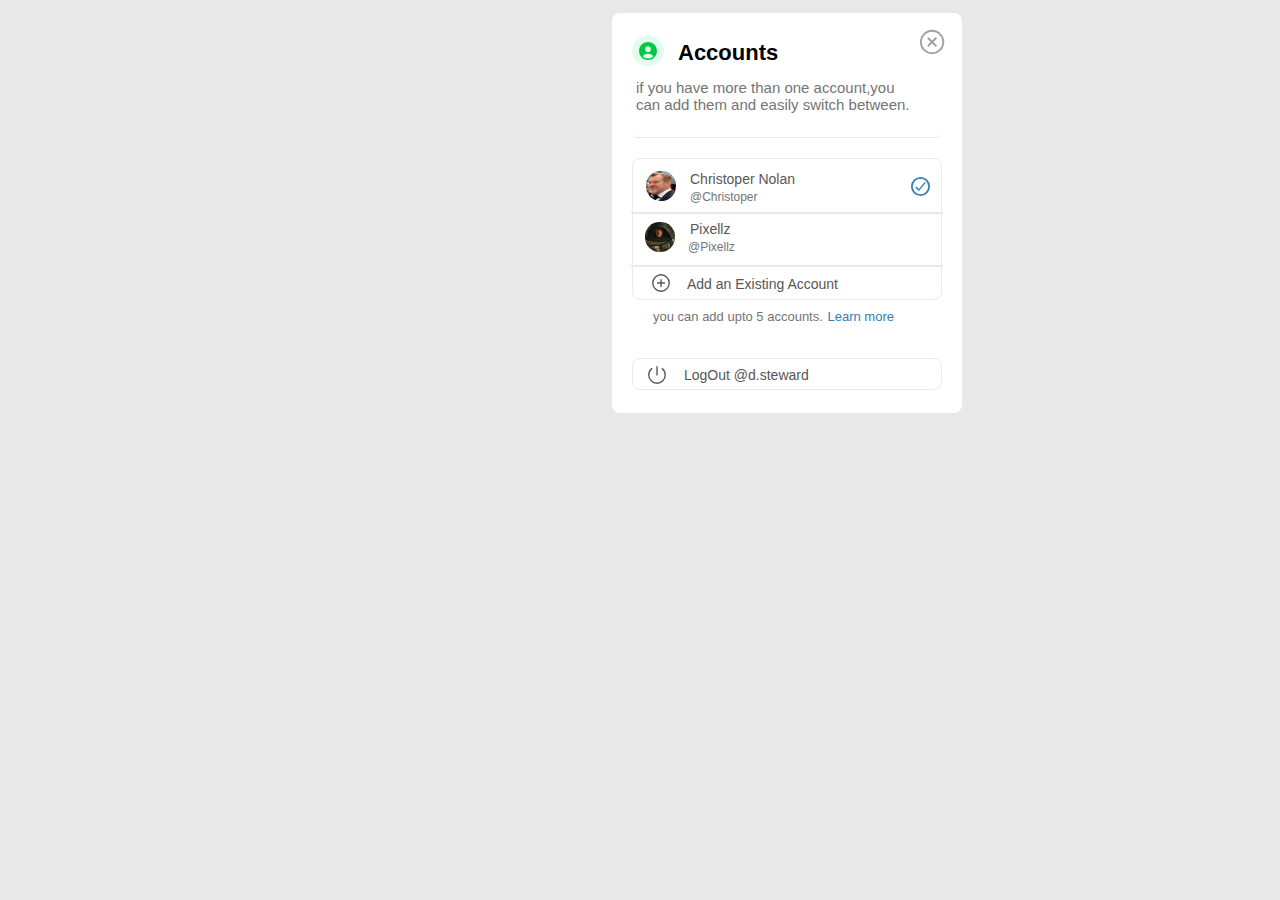
<file: 1-HTML form/index.html>
<!DOCTYPE html>
<html lang="en">

    <head>
        <meta charset="UTF-8">
        <meta http-equiv="X-UA-Compatible" content="IE=edge">
        <meta name="viewport" content="width=device-width, initial-scale=1.0">
        <link rel="stylesheet" href="index.css">
        <link rel="preconnect" href="https://fonts.googleapis.com">
        <link rel="preconnect" href="https://fonts.gstatic.com" crossorigin>
        <link href="https://fonts.googleapis.com/css2?family=Chivo+Mono:wght@200&display=swap" rel="stylesheet">
        <title>Document1</title>
    </head>

    <body>
        <style>
            @import url('https://fonts.googleapis.com/css2?family=Chivo+Mono:wght@200&display=swap');
        </style>
        <div class="acc">

            <div class="acc-head">
                <div class="head-icon">
                    <svg xmlns="http://www.w3.org/2000/svg" class="ionicon" viewBox="0 0 512 512">
                        <title>Person Circle</title>
                        <path fill="#00c847" stroke="#00c847"
                            d="M256 48C141.31 48 48 141.31 48 256s93.31 208 208 208 208-93.31 208-208S370.69 48 256 48zm-50.22 116.82C218.45 151.39 236.28 144 256 144s37.39 7.44 50.11 20.94c12.89 13.68 19.16 32.06 17.68 51.82C320.83 256 290.43 288 256 288s-64.89-32-67.79-71.25c-1.47-19.92 4.79-38.36 17.57-51.93zM256 432a175.49 175.49 0 01-126-53.22 122.91 122.91 0 0135.14-33.44C190.63 329 222.89 320 256 320s65.37 9 90.83 25.34A122.87 122.87 0 01382 378.78 175.45 175.45 0 01256 432z" />
                    </svg>

                    <label class="icon-title">Accounts</label>
                    <div class="cancel-icon">
                        <svg xmlns="http://www.w3.org/2000/svg" class="ionicon1" viewBox="0 0 512 512">
                            <title>Close Circle</title>
                            <path d="M448 256c0-106-86-192-192-192S64 150 64 256s86 192 192 192 192-86 192-192z"
                                fill="none" stroke="#a3a2a2" stroke-miterlimit="10" stroke-width="32" />
                            <path fill="none" stroke="currentColor" stroke-linecap="round" stroke-linejoin="round"
                                stroke-width="32" d="M320 320L192 192M192 320l128-128" />
                        </svg>
                    </div>
                </div>
                <div class="head-title">

                    if you have more than one account,you can add them and easily switch between.
                </div>
            </div>
            <div class="acc-list">

                <div>
                    <img class="img1" src="/1-HTML form/Christopher_Nolan_Cannes_2018.jpg" alt="avatar" />

                </div>
                <div class="list1">
                    Christoper Nolan
                    <div class="icon1">
                        <svg xmlns="http://www.w3.org/2000/svg" class="icon" viewBox="0 0 512 512">
                            <title>Checkmark Circle</title>
                            <path d="M448 256c0-106-86-192-192-192S64 150 64 256s86 192 192 192 192-86 192-192z"
                                fill="none" stroke="#3180b3" stroke-miterlimit="10" stroke-width="40" />
                            <path fill="none" stroke="currentColor" stroke-linecap="round" stroke-linejoin="round"
                                stroke-width="32" d="M352 176L217.6 336 160 272" />
                        </svg>
                    </div>
                    <div class="label1">
                        @Christoper
                    </div>
                    <div class="hr1"></div>

                </div>
                <div>
                    <img class="img2" src="/1-HTML form/images.jpeg" alt="avatar" />

                </div>
                <div class="list2">
                    Pixellz
                </div>
                <div class="label2">
                    @Pixellz
                </div>
                <div class="hr2"></div>
                <div class="list-icon">
                    <svg xmlns="http://www.w3.org/2000/svg" class="ionicon4" viewBox="0 0 512 512">
                        <title>Add Circle</title>
                        <path d="M448 256c0-106-86-192-192-192S64 150 64 256s86 192 192 192 192-86 192-192z" fill="none"
                            stroke="currentColor" stroke-miterlimit="10" stroke-width="32" />
                        <path fill="none" stroke="currentColor" stroke-linecap="round" stroke-linejoin="round"
                            stroke-width="32" d="M256 176v160M336 256H176" />
                    </svg>

                </div>
                <div class="list3">
                    Add an Existing Account
                </div>
                <div class="list-log">
                    you can add upto 5 accounts. <a href class="anchor">Learn more</a>
                </div>
            </div>


            <div class="acc-btn">
                <div class="btn-icon">
                    <svg xmlns="http://www.w3.org/2000/svg" class="ionicon5" viewBox="0 0 512 512">
                        <title>Power</title>
                        <path
                            d="M378 108a191.41 191.41 0 0170 148c0 106-86 192-192 192S64 362 64 256a192 192 0 0169-148M256 64v192"
                            fill="none" stroke="currentColor" stroke-linecap="round" stroke-linejoin="round"
                            stroke-width="32" />
                    </svg>
                </div>

                <div class="btns">
                    LogOut @d.steward
                </div>


            </div>

    </body>

</html>
</file>
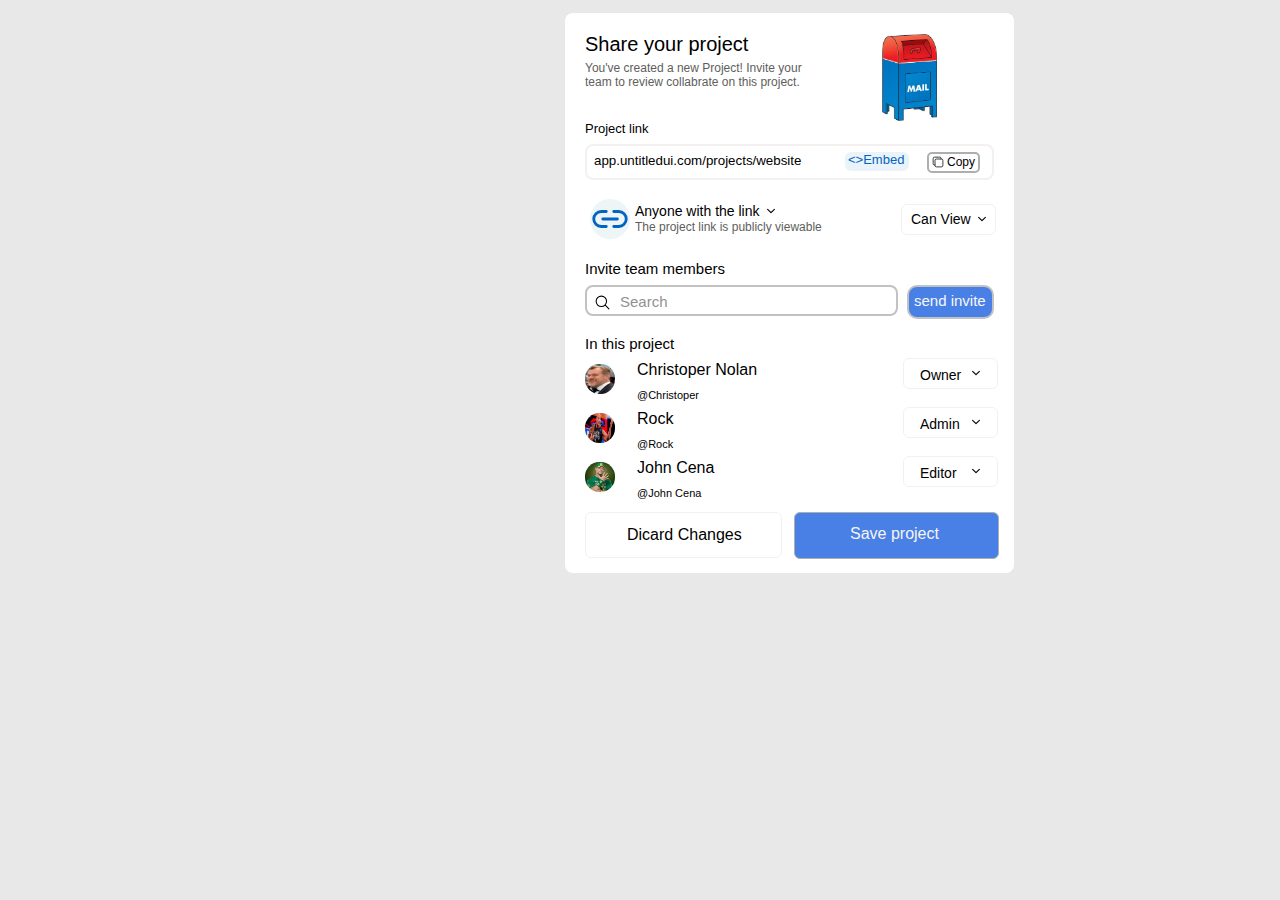
<file: 2-HTML form/index.html>
<!DOCTYPE html>
<html lang="en">

    <head>
        <meta charset="UTF-8">
        <meta http-equiv="X-UA-Compatible" content="IE=edge">
        <meta name="viewport" content="width=device-width, initial-scale=1.0">
        <link rel="stylesheet" href="index.css">
        <link rel="preconnect" href="https://fonts.googleapis.com">
        <link rel="preconnect" href="https://fonts.gstatic.com" crossorigin>
        <link href="https://fonts.googleapis.com/css2?family=Chivo+Mono:wght@200&display=swap" rel="stylesheet">
        <title>Document2</title>
    </head>

    <body>
        <style>
            @import url('https://fonts.googleapis.com/css2?family=Chivo+Mono:wght@200&display=swap');
        </style>
        <div class="acc">

            <div class="acc-head">
                <label class="title">Share your project </label>
                <div class="head-title">
                    You've created a new Project! Invite your team to review collabrate on this project.
                </div>
                <div>
                    <img class="image1" src="/2-HTML form/mail1.jpeg" alt="avatar" />
                </div>
                <div class="pro-label">
                    Project link
                </div>
                <div class="radius-text">
                    <div class="text1">
                        app.untitledui.com/projects/website
                    </div>
                    <div class="text2">
                        <div class="txt1">
                            <>Embed
                        </div>

                    </div>
                </div>
                <div class="text3">
                    <svg xmlns="http://www.w3.org/2000/svg" class="ionicon" viewBox="0 0 512 512">
                        <title>Copy</title>
                        <rect x="128" y="128" width="336" height="336" rx="57" ry="57" fill="none" stroke="currentColor"
                            stroke-linejoin="round" stroke-width="32" />
                        <path
                            d="M383.5 128l.5-24a56.16 56.16 0 00-56-56H112a64.19 64.19 0 00-64 64v216a56.16 56.16 0 0056 56h24"
                            fill="none" stroke="currentColor" stroke-linecap="round" stroke-linejoin="round"
                            stroke-width="32" />
                    </svg>
                    <div class="txt2">
                        Copy
                    </div>

                </div>


                <div class="link-icon">
                    <svg xmlns="http://www.w3.org/2000/svg" class="ionicon1" viewBox="0 0 512 512" stroke="#00c847">
                        <title>Link</title>
                        <path d="M208 352h-64a96 96 0 010-192h64M304 160h64a96 96 0 010 192h-64M163.29 256h187.42"
                            fill="none" stroke="#0363c3" stroke-linecap="round" stroke-linejoin="round"
                            stroke-width="36" />
                    </svg>
                    <div class="link-text">
                        Anyone with the link
                        <div class="link-icon1">
                            <svg xmlns="http://www.w3.org/2000/svg" class="ionicon" viewBox="0 0 512 512">
                                <title>Chevron Down</title>
                                <path fill="none" stroke="currentColor" stroke-linecap="round" stroke-linejoin="round"
                                    stroke-width="48" d="M112 184l144 144 144-144" />
                            </svg>
                        </div>
                        <div class="head-title1">
                            The project link is publicly viewable
                        </div>
                        <div class="text4">
                            <div class="txt3">
                                Can View
                                <div class="link-icon2">
                                    <svg xmlns="http://www.w3.org/2000/svg" class="ionicon" viewBox="0 0 512 512">
                                        <title>Chevron Down</title>
                                        <path fill="none" stroke="currentColor" stroke-linecap="round"
                                            stroke-linejoin="round" stroke-width="48" d="M112 184l144 144 144-144" />
                                    </svg>
                                </div>
                            </div>
                        </div>
                    </div>

                </div>
                <div class="members1">
                    Invite team members
                    <div class="radius-text1">
                        <div class="Search">
                            <svg xmlns="http://www.w3.org/2000/svg" class="ionicon3" viewBox="0 0 512 512">
                                <title>Search</title>
                                <path d="M221.09 64a157.09 157.09 0 10157.09 157.09A157.1 157.1 0 00221.09 64z"
                                    fill="none" stroke="currentColor" stroke-miterlimit="10" stroke-width="32" />
                                <path fill="none" stroke="currentColor" stroke-linecap="round" stroke-miterlimit="10"
                                    stroke-width="32" d="M338.29 338.29L448 448" />
                            </svg>
                            <div class="search-txt">
                                Search
                            </div>
                            <div class="button">
                                send invite
                            </div>
                        </div>

                    </div>
                    <div class="bottom">
                        In this project
                    </div>
                </div>
                <div>
                    <div>
                        <img src="/1-HTML form/Christopher_Nolan_Cannes_2018.jpg" alt="avatar" />
                    </div>
                    <div class="list1">
                        Christoper Nolan
                        <div class="texts4">
                            <div class="txts3">
                                Owner
                                <div class="link-icon3">
                                    <svg xmlns="http://www.w3.org/2000/svg" class="ionicon" viewBox="0 0 512 512">
                                        <title>Chevron Down</title>
                                        <path fill="none" stroke="currentColor" stroke-linecap="round"
                                            stroke-linejoin="round" stroke-width="48" d="M112 184l144 144 144-144" />
                                    </svg>
                                </div>
                            </div>
                        </div>
                        <div class="label1">
                            @Christoper
                        </div>
                    </div>
                    <div>
                        <img src="/2-HTML form/rock.jpg" alt="avatar" />

                    </div>
                    <div class="list1">
                        Rock
                        <div class="texts4">
                            <div class="txts3">
                                Admin
                                <div class="link-icon3">
                                    <svg xmlns="http://www.w3.org/2000/svg" class="ionicon" viewBox="0 0 512 512">
                                        <title>Chevron Down</title>
                                        <path fill="none" stroke="currentColor" stroke-linecap="round"
                                            stroke-linejoin="round" stroke-width="48" d="M112 184l144 144 144-144" />
                                    </svg>
                                </div>
                            </div>
                        </div>
                        <div class="label1">
                            @Rock
                        </div>
                    </div>
                    <div>
                        <img src="/2-HTML form//cena.jpeg" alt="avatar" />

                    </div>
                    <div class="list1">
                        John Cena
                        <div class="texts4">
                            <div class="txts3">
                                Editor
                                <div class="link-icon3">
                                    <svg xmlns="http://www.w3.org/2000/svg" class="ionicon" viewBox="0 0 512 512">
                                        <title>Chevron Down</title>
                                        <path fill="none" stroke="currentColor" stroke-linecap="round"
                                            stroke-linejoin="round" stroke-width="48" d="M112 184l144 144 144-144" />
                                    </svg>
                                </div>
                            </div>
                        </div>
                        <div class="label1">
                            @John Cena
                        </div>
                    </div>


                </div>
                <div class="button-border">
                    <div class="button1">
                        Dicard Changes
                    </div>
                </div>
                <div class="button-border1">
                    <div class="button2">
                        Save project
                    </div>
                </div>

            </div>
        </div>
    </body>

</html>
</file>
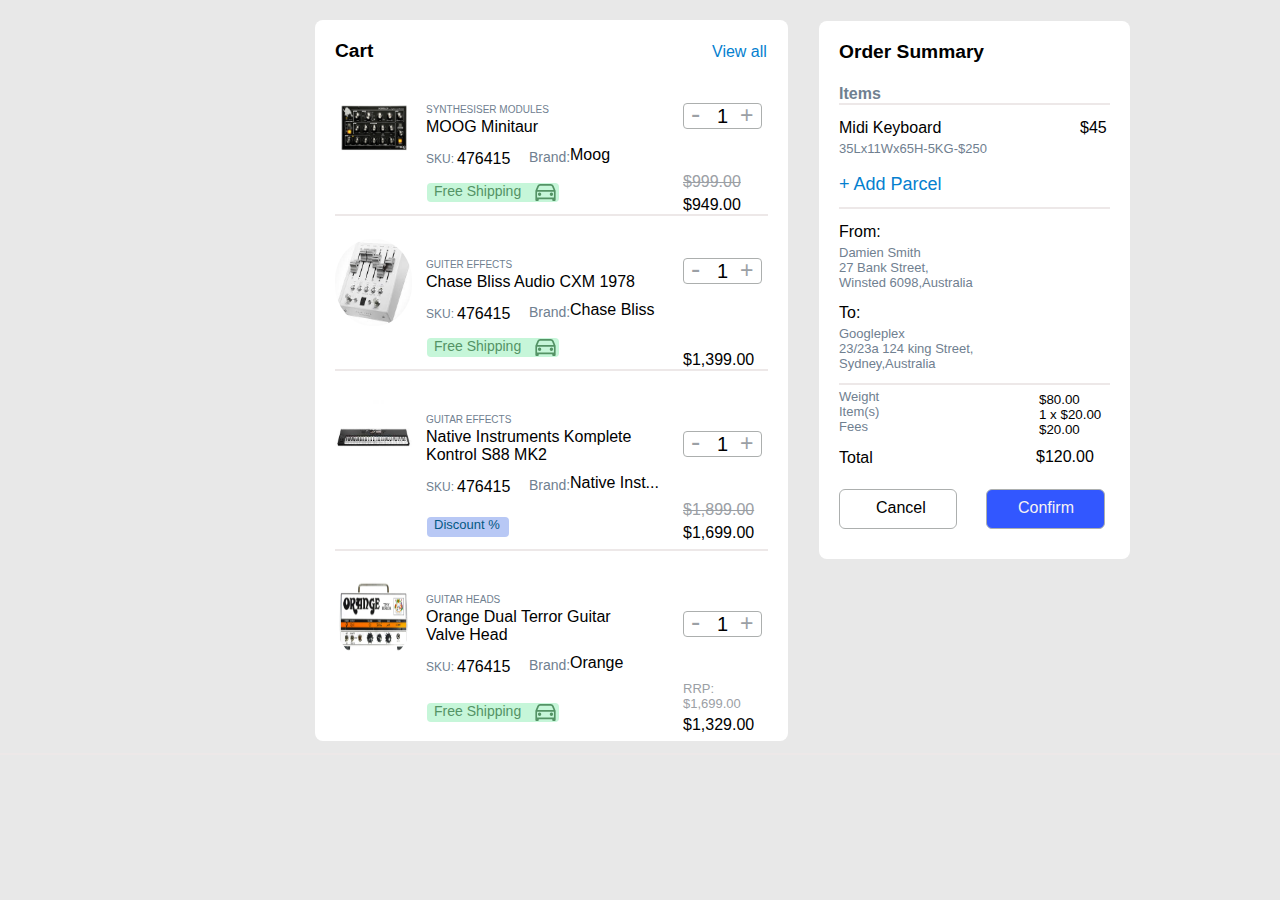
<file: 3-HTML form/index.html>
<!DOCTYPE html>
<html lang="en">

    <head>
        <meta charset="UTF-8">
        <meta http-equiv="X-UA-Compatible" content="IE=edge">
        <meta name="viewport" content="width=device-width, initial-scale=1.0">
        <link rel="stylesheet" href="index.css">
        <link rel="preconnect" href="https://fonts.googleapis.com">
        <link rel="preconnect" href="https://fonts.gstatic.com" crossorigin>
        <link href="https://fonts.googleapis.com/css2?family=Chivo+Mono:wght@200&display=swap" rel="stylesheet">
        <title>Document3</title>
    </head>

    <body>
        <div class="acc">
            <h1 class="heading-first">Cart</h1>
            <div class="anchor">
                <a href class="anchor-first">View all</a>
            </div>
            <div class="item-first">
                <img class="image-first" src="/3-HTML form/moog.jpg" alt="moog" />
            </div>

            <div class="item-text-first">
                SYNTHESISER MODULES
            </div>
            <div class="item-text-second">
                MOOG Minitaur
            </div>
            <div class="item-text-third">
                SKU:
            </div>
            <div class="item-text-four">
                476415
            </div>
            <div class="item-text-six">
                Brand:
            </div>
            <div class="item-text-seven">
                Moog
            </div>
            <div class="addtocart-first">
                <div class="minos">-</div>
                <div class="num">1</div>
                <div class="plus">+</div>

            </div>
            <div class="amt-first">
                $999.00
            </div>
            <div class="amt-second">
                $949.00
            </div>
            <div class="delivery">
                <div class="delivery-first">
                    Free Shipping
                    <div class="car">
                        <svg xmlns="http://www.w3.org/2000/svg" viewBox="0 0 512 512">
                            <title>Car</title>
                            <path
                                d="M80 224l37.78-88.15C123.93 121.5 139.6 112 157.11 112h197.78c17.51 0 33.18 9.5 39.33 23.85L432 224M80 224h352v144H80zM112 368v32H80v-32M432 368v32h-32v-32"
                                fill="none" stroke="currentColor" stroke-linecap="round" stroke-linejoin="round"
                                stroke-width="32" />
                            <circle cx="144" cy="288" r="16" fill="none" stroke="currentColor" stroke-linecap="round"
                                stroke-linejoin="round" stroke-width="32" />
                            <circle cx="368" cy="288" r="16" fill="none" stroke="currentColor" stroke-linecap="round"
                                stroke-linejoin="round" stroke-width="32" />
                        </svg>
                    </div>

                </div>


            </div>
            <div class="order-five">
            </div>

            <div class="item-first">
                <img class="image-first" src="/3-HTML form/guiter.jpeg" alt="guiter" />
            </div>
            <div class="item-text-first">
                GUITER EFFECTS
            </div>
            <div class="item-text-second">
                Chase Bliss Audio CXM 1978
            </div>
            <div class="item-text-third">
                SKU:
            </div>
            <div class="item-text-four">
                476415
            </div>
            <div class="item-text-six">
                Brand:
            </div>
            <div class="item-text-seven">
                Chase Bliss
            </div>
            <div class="addtocart-first">
                <div class="minos">-</div>
                <div class="num">1</div>
                <div class="plus">+</div>

            </div>
            <div class="amt-first-f">
                $999.00
            </div>
            <div class="amt-second">
                $1,399.00
            </div>
            <div class="delivery">
                <div class="delivery-first">
                    Free Shipping
                    <div class="car">
                        <svg xmlns="http://www.w3.org/2000/svg" viewBox="0 0 512 512">
                            <title>Car</title>
                            <path
                                d="M80 224l37.78-88.15C123.93 121.5 139.6 112 157.11 112h197.78c17.51 0 33.18 9.5 39.33 23.85L432 224M80 224h352v144H80zM112 368v32H80v-32M432 368v32h-32v-32"
                                fill="none" stroke="currentColor" stroke-linecap="round" stroke-linejoin="round"
                                stroke-width="32" />
                            <circle cx="144" cy="288" r="16" fill="none" stroke="currentColor" stroke-linecap="round"
                                stroke-linejoin="round" stroke-width="32" />
                            <circle cx="368" cy="288" r="16" fill="none" stroke="currentColor" stroke-linecap="round"
                                stroke-linejoin="round" stroke-width="32" />
                        </svg>
                    </div>

                </div>


            </div>
            <div class="order-five">
            </div>
            <div class="item-first">
                <img class="image-first" src="/3-HTML form/paino.jpeg" alt="paino" />
            </div>
            <div class="item-text-first">
                GUITAR EFFECTS
            </div>
            <div class="item-text-second">
                Native Instruments Komplete<br> Kontrol S88 MK2
            </div>
            <div class="item-text-third">
                SKU:
            </div>
            <div class="item-text-four">
                476415
            </div>
            <div class="item-text-six">
                Brand:
            </div>
            <div class="item-text-seven">
                Native Inst...
            </div>
            <div class="addtocart-first">
                <div class="minos">-</div>
                <div class="num">1</div>
                <div class="plus">+</div>

            </div>
            <div class="amt-first">
                $1,899.00
            </div>
            <div class="amt-second">
                $1,699.00
            </div>
            <div class="deliverys">
                <div class="delivery-firsts">
                    Discount %
                    <div class="car">

                    </div>

                </div>


            </div>
            <div class="order-five">
            </div>
            <div class="item-first">
                <img class="image-first" src="/3-HTML form//orangesradio.webp" alt="guiter" />
            </div>
            <div class="item-text-first">
                GUITAR HEADS
            </div>
            <div class="item-text-second">
                Orange Dual Terror Guitar<br> Valve Head
            </div>
            <div class="item-text-third">
                SKU:
            </div>
            <div class="item-text-four">
                476415
            </div>
            <div class="item-text-six">
                Brand:
            </div>
            <div class="item-text-seven">
                Orange
            </div>
            <div class="addtocart-first">
                <div class="minos">-</div>
                <div class="num">1</div>
                <div class="plus">+</div>

            </div>
            <div class="amts">
                RRP: $1,699.00
            </div>
            <div class="amt-second">
                $1,329.00
            </div>
            <div class="delivery">
                <div class="delivery-first">
                    Free Shipping
                    <div class="car">
                        <svg xmlns="http://www.w3.org/2000/svg" viewBox="0 0 512 512">
                            <title>Car</title>
                            <path
                                d="M80 224l37.78-88.15C123.93 121.5 139.6 112 157.11 112h197.78c17.51 0 33.18 9.5 39.33 23.85L432 224M80 224h352v144H80zM112 368v32H80v-32M432 368v32h-32v-32"
                                fill="none" stroke="currentColor" stroke-linecap="round" stroke-linejoin="round"
                                stroke-width="32" />
                            <circle cx="144" cy="288" r="16" fill="none" stroke="currentColor" stroke-linecap="round"
                                stroke-linejoin="round" stroke-width="32" />
                            <circle cx="368" cy="288" r="16" fill="none" stroke="currentColor" stroke-linecap="round"
                                stroke-linejoin="round" stroke-width="32" />
                        </svg>
                    </div>

                </div>


            </div>


        </div>
        <div class="order-five">
        </div>
        <div class="acc-First">

            <h1 class="heading-first">Order Summary</h1>
            <h4 class="border-item">Items</h4>
            <div class="order-first">
                Midi Keyboard
            </div>
            <div class="order-second">
                $45
            </div>
            <div class="order-third">
                35Lx11Wx65H-5KG-$250
            </div>
            <div class="order-four">
                + Add Parcel
            </div>
            <div class="order-five">

            </div>
            <div class="order-first">
                From:
            </div>
            <div class="order-third">
                Damien Smith<br>
                27 Bank Street,<br>
                Winsted 6098,Australia<br>
            </div>
            <div class="order-first">
                To:
            </div>
            <div class="order-third">
                Googleplex<br>
                23/23a 124 king Street,<br>
                Sydney,Australia<br>
            </div>
            <div class="order-five">
            </div>

            <div class="order-third">
                Weight<br>
                Item(s)<br>
                Fees<br>
            </div>
            <div class="order-third-one">
                $80.00<br>
                1 x $20.00<br>
                $20.00<br>
            </div>
            <div class="total">
                Total
            </div>
            <div class="totals">
                $120.00
            </div>
            <div class="button-borders">
                <div class="button">
                    Cancel
                </div>
            </div>
            <div class="buttons-borders">
                <div class="buttons">
                    Confirm
                </div>
            </div>



        </div>
    </body>

</html>
</file>
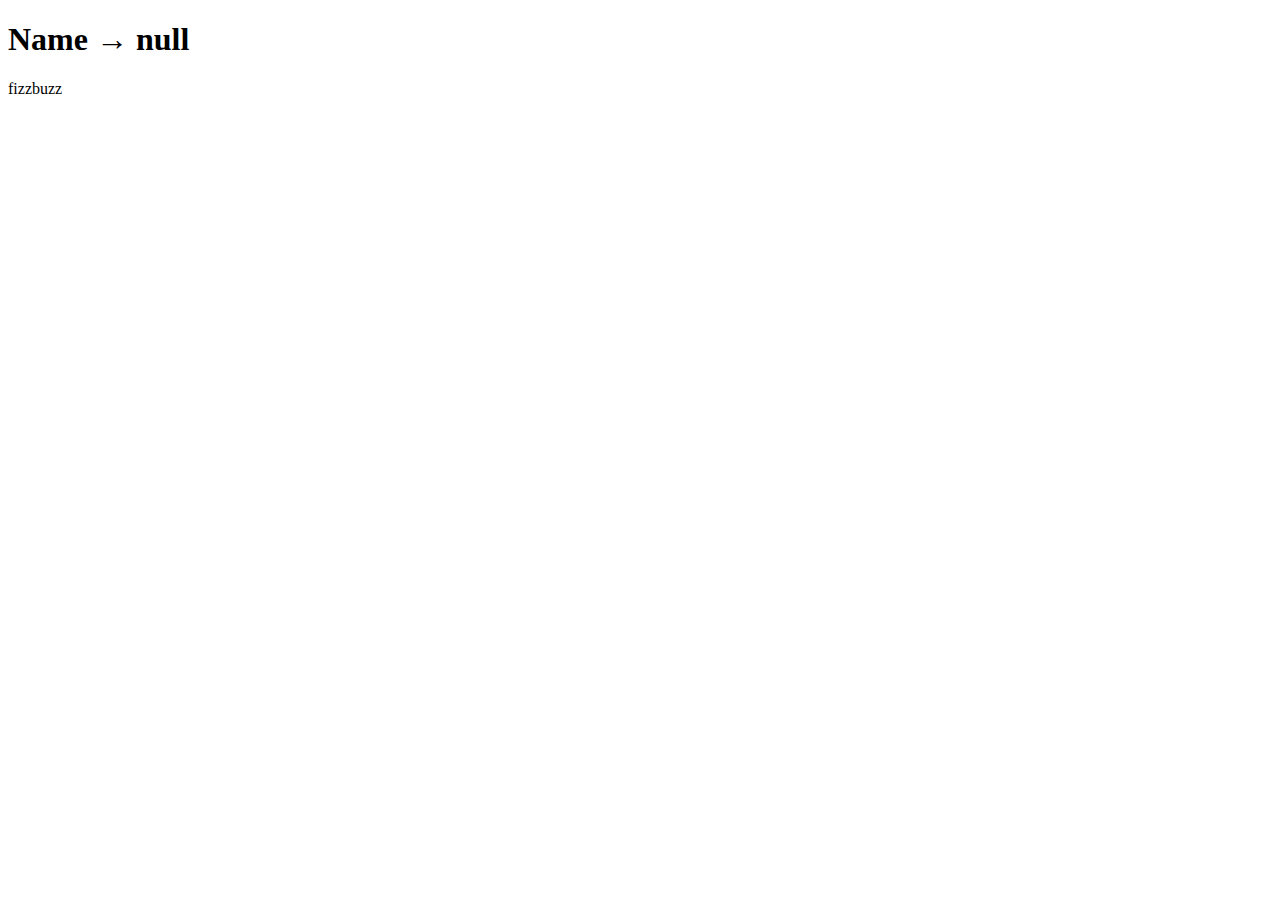
<file: 5-js form/index.html>
<!DOCTYPE html>
<html lang="en">

    <head>
        <meta charset="UTF-8">
        <meta http-equiv="X-UA-Compatible" content="IE=edge">
        <meta name="viewport" content="width=device-width, initial-scale=1.0">
        <title>javascript learn</title>
    </head>

    <body>
        <Script src="/5-js form/index.js">

        </Script>

    </body>

</html>
</file>
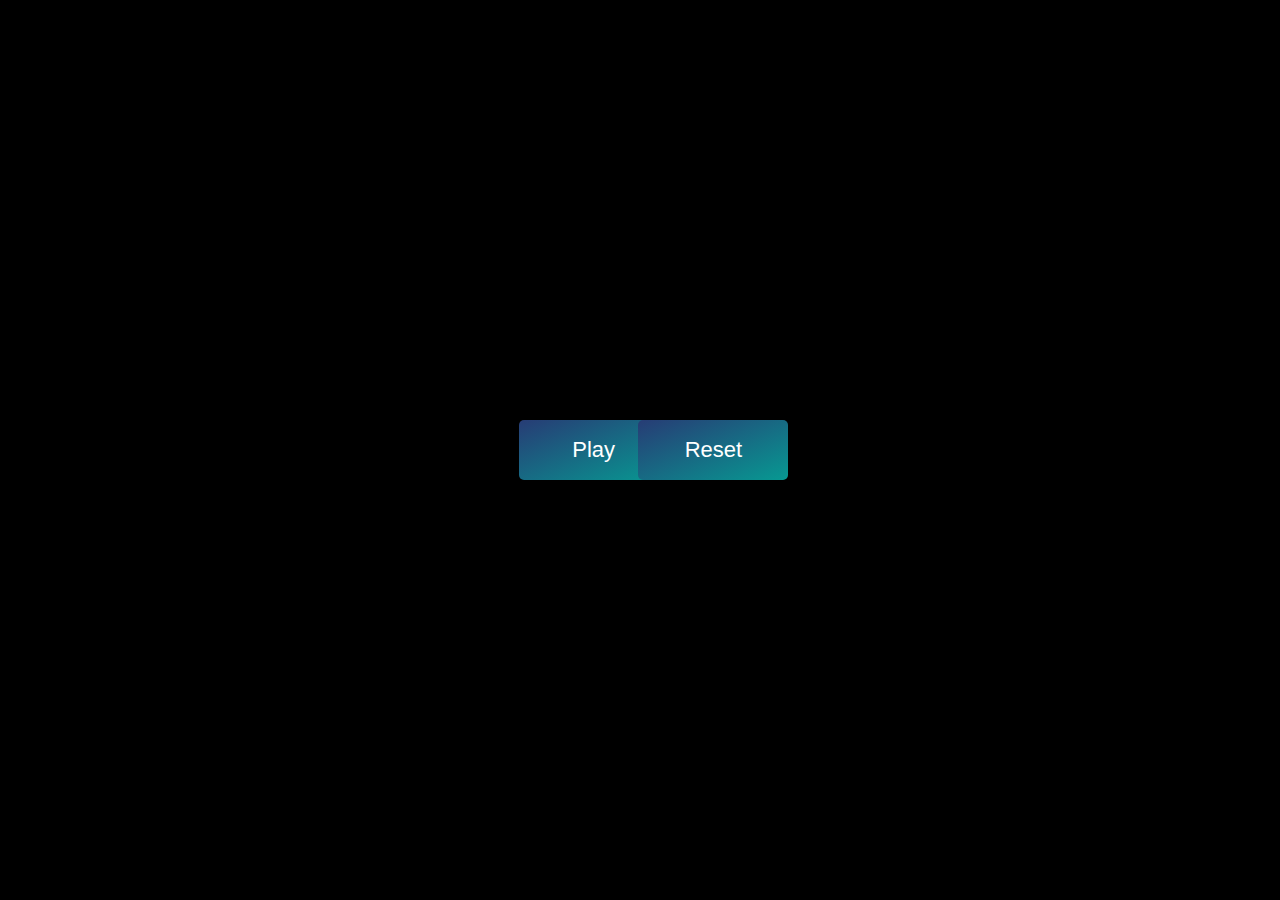
<file: audio/index.html>
<!DOCTYPE html>
<html lang="en">

    <head>
        <meta charset="UTF-8">
        <meta http-equiv="X-UA-Compatible" content="IE=edge">
        <meta name="viewport" content="width=device-width, initial-scale=1.0">
        <link rel="stylesheet" href="index.css">
        <title>Audio Player</title>
    </head>

    <body>
        <audio id="audio">
            <source src="bgm.mp3" type="audio/mpeg">
        </audio>
        <button class="playbtn" id="playPauseBTN" onclick="playPause()">Play </button>
        &nbsp;
        &nbsp;
        <button class="resetbtn" onclick="reset()">Reset </button>
        <!-- <button onclick="stopinterval()">stop</button> -->
        <script>
            var audio = document.getElementById('audio');
            var playPauseBTN = document.getElementById('playPauseBTN');
            var count = 0;

            function playPause() {
                if (count == 0) {
                    count = 1;
                    audio.play();
                    playPauseBTN.innerHTML = "Pause ";
                } else {
                    count = 0;
                    audio.pause();
                    playPauseBTN.innerHTML = "Play";
                }
            }
            function reset() {
                playPause()
                audio.pause();
                audio.currentTime = 0;
                playPauseBTN.innerHTML = "Play";
            }



            // function hello() {
            //     console.log("hello");
            // }
            // myTimeout = setTimeout(hello, 10000);

            // function stopinterval() {
            //     clearTimeout(myTimeout);
            // }


        </script>

    </body>

</html>
</file>
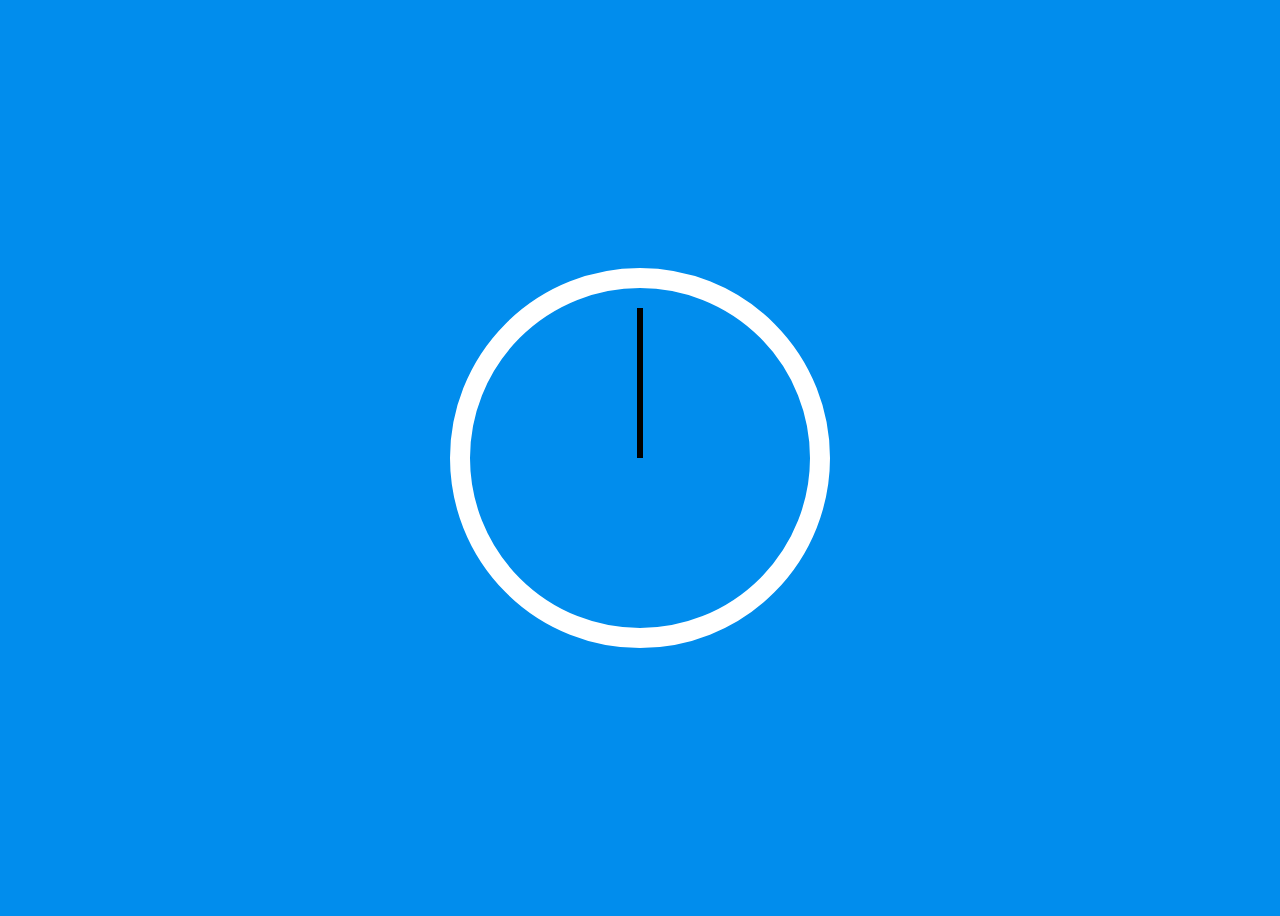
<file: clock/index.html>
<!DOCTYPE html>
<html lang="en">

    <head>
        <meta charset="UTF-8">
        <meta http-equiv="X-UA-Compatible" content="IE=edge">
        <meta name="viewport" content="width=device-width, initial-scale=1.0">
        <link rel="stylesheet" href="index.css">
        <title>Clock</title>
    </head>

    <body>
        <div class="clock">
            <div class="clock-face">
                <div class="hand hour-hand"></div>
                <div class="hand min-hand"></div>
                <div class="hand second-hand"></div>
            </div>
        </div>
        <script>
            const secondHand = document.querySelector('.second-hand ');
            const minsHand = document.querySelector('.min-hand');
            const hourHand = document.querySelector('.hour-hand');
            function setDate() {
                const now = new Date();
                const seconds = now.getSeconds();
                const secondsDegrees = ((seconds / 60) * 360) + 90;
                secondHand.style.transform = `rotate(${secondsDegrees}deg)`;
                const mins = now.getMinutes();
                const minsDegrees = ((mins / 60) * 360) + 90;
                minsHand.style.transform = `rotate(${minsDegrees}deg)`;
                const hour = now.getHours();
                const hourDegrees = ((hour / 12) * 360) + 90;
                hourHand.style.transform = `rotate(${hourDegrees}deg)`;
            }
            setInterval(setDate, 1000);
        </script>
    </body>

</html>
</file>
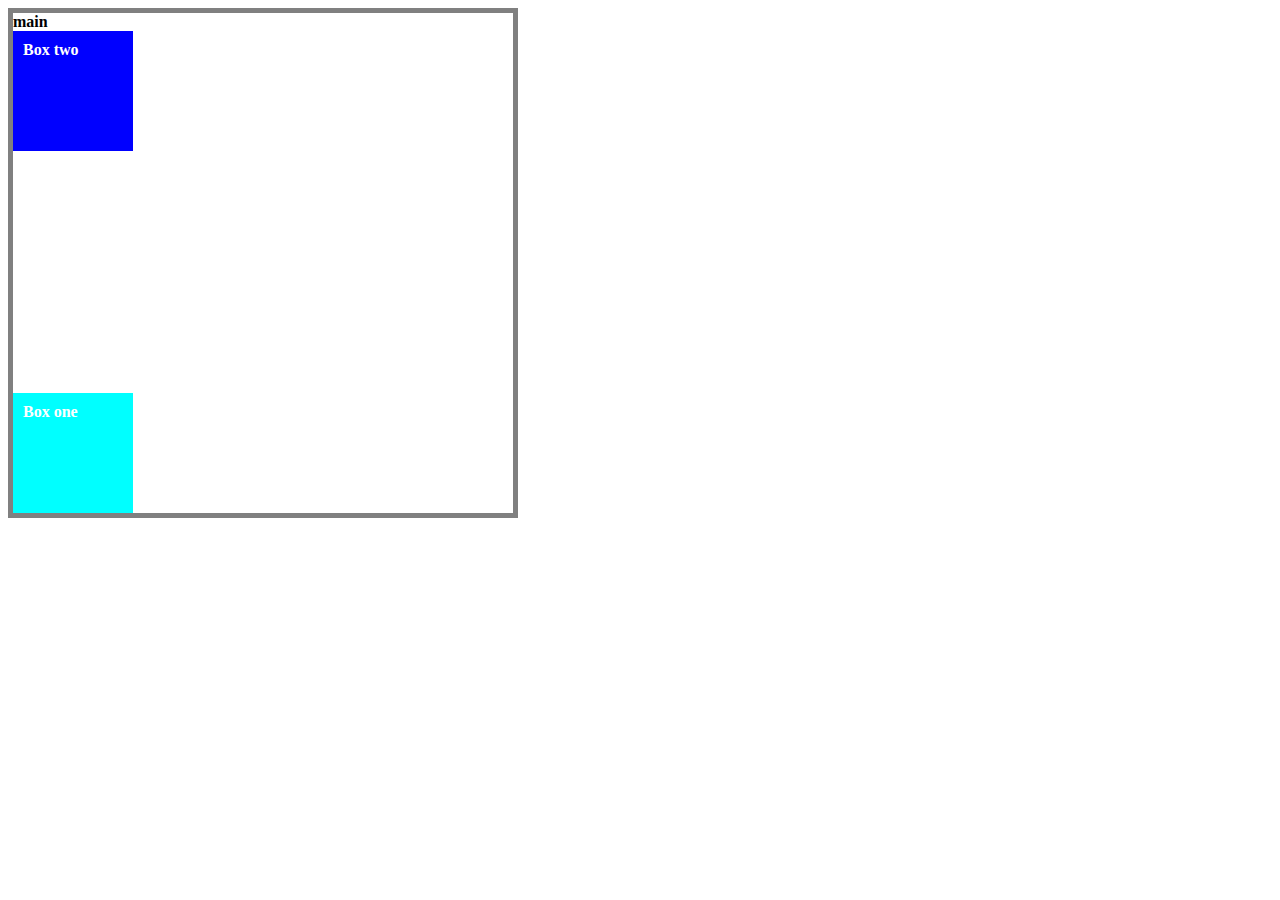
<file: css postion/index.html>
<!DOCTYPE html>
<html lang="en">

    <head>
        <meta charset="UTF-8">
        <meta http-equiv="X-UA-Compatible" content="IE=edge">
        <meta name="viewport" content="width=device-width, initial-scale=1.0">
        <link rel="stylesheet" href="index.css">
        <link rel="stylesheet" href="postion.css    ">
        <title>css postion</title>
    </head>

    <body>
        <div class="main">
            main
            <div class="box1 box"> Box one</div>
            <div class="box2 box">Box two</div>
            <div class="box3 box">Box three</div>
        </div>
    </body>

</html>
</file>
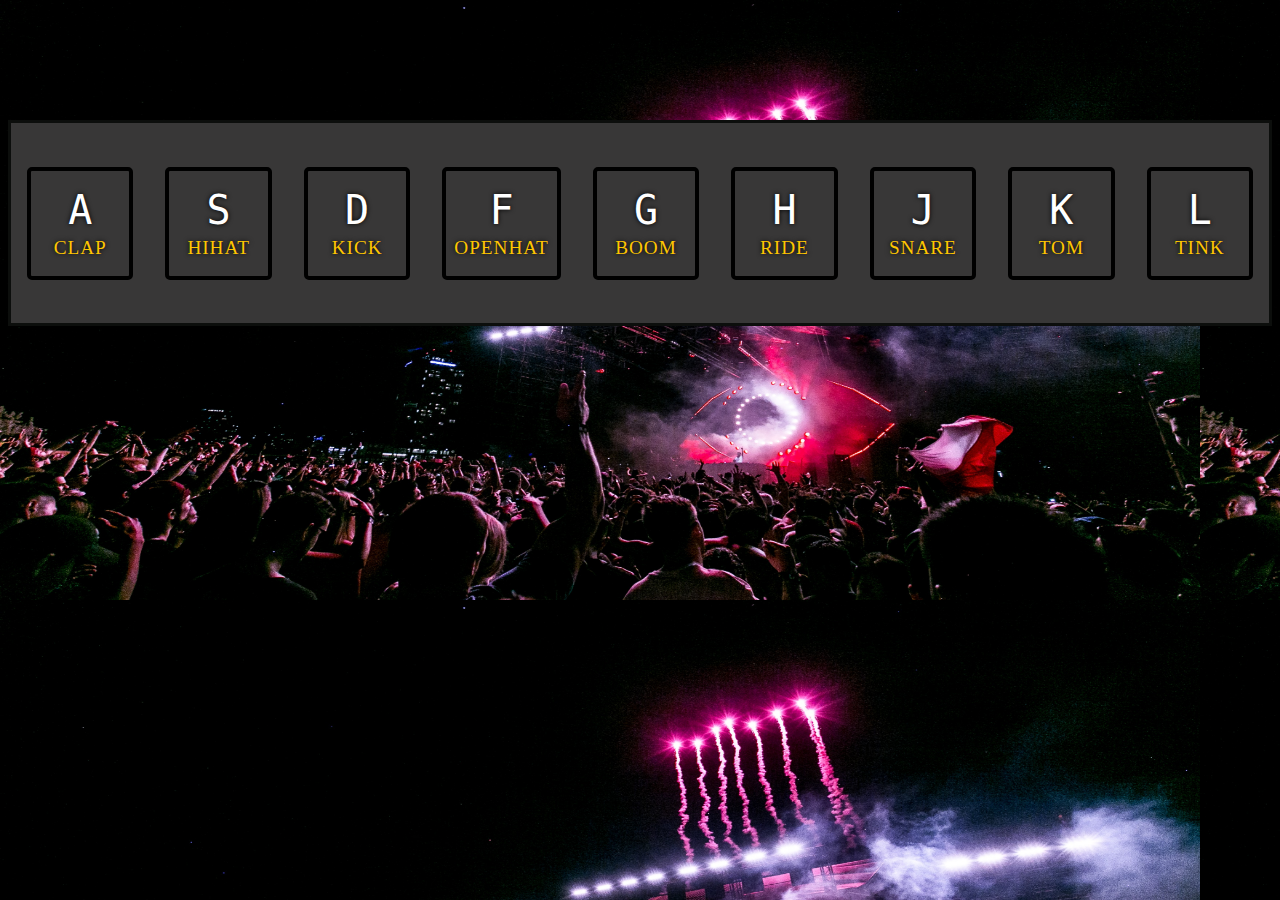
<file: DrumKit/index.html>
<!DOCTYPE html>
<html lang="en">

    <head>
        <meta charset="UTF-8">
        <meta http-equiv="X-UA-Compatible" content="IE=edge">
        <meta name="viewport" content="width=device-width, initial-scale=1.0">
        <link rel="stylesheet" href="index.css">
        <title>DrumKit</title>
    </head>

    <body>
        <div class="keys">
            <div data-key="65" class="key">
                <kbd>A</kbd>
                <span class="sound">clap</span>
            </div>
            <div data-key="83" class="key">
                <kbd>S</kbd>
                <span class="sound">hihat</span>
            </div>
            <div data-key="68" class="key">
                <kbd>D</kbd>
                <span class="sound">kick</span>
            </div>
            <div data-key="70" class="key">
                <kbd>F</kbd>
                <span class="sound">openhat</span>
            </div>
            <div data-key="71" class="key">
                <kbd>G</kbd>
                <span class="sound">boom</span>
            </div>
            <div data-key="72" class="key">
                <kbd>H</kbd>
                <span class="sound">ride</span>
            </div>
            <div data-key="74" class="key">
                <kbd>J</kbd>
                <span class="sound">snare</span>
            </div>
            <div data-key="75" class="key">
                <kbd>K</kbd>
                <span class="sound">tom</span>
            </div>
            <div data-key="76" class="key">
                <kbd>L</kbd>
                <span class="sound">tink</span>
            </div>
        </div>

        <audio data-key="65" src="sounds/clap.wav"></audio>
        <audio data-key="83" src="sounds/hihat.mp3"></audio>
        <audio data-key="68" src="sounds/kick.wav"></audio>
        <audio data-key="70" src="sounds/openhat.wav"></audio>
        <audio data-key="71" src="sounds/boom.mp3"></audio>
        <audio data-key="72" src="sounds/ride.wav"></audio>
        <audio data-key="74" src="sounds/snare.wav"></audio>
        <audio data-key="75" src="sounds/tom.wav"></audio>
        <audio data-key="76" src="sounds/tink.mp3"></audio>

        <script>
            window.addEventListener('keydown', function (e) {
                const audio = document.querySelector(`audio[data-key="${e.keyCode}"]`)
                const key = document.querySelector(`.key[data-key="${e.keyCode}"]`)
                if (!audio) return;
                audio.currentTime = 0;
                audio.play();
                key.classList.add('playing');

            });

            window.addEventListener('transitionend', (e) => {
                e.target.classList.remove('playing');
            });
            const keys = document.querySelectorAll('.key');
            keys.array.forEach(key => add.addEventListener('transitionend'))

        </script>
    </body>

</html>
</file>
<file: 1-HTML form/index.css>
* {
  margin: 0px;
  padding: 0px;
  box-sizing: border-box;
}

body {
  background-color: #e8e8e8;
  align-items: center;
  font-family: "inter", sans-serif;

}

.btn-icon {
  margin-left: 5px
}

.acc {
  width: 350px;
  padding: 20px;
  margin-top: 13px;
  height: 400px;
  margin-left: 612px;
  background-color: #ffffff;
  border-radius: 8px;
}

.acc-head {
  float: left;
  width: 100%;
  height: 105px;
  border-radius: 5px;
  border-bottom: 1px solid rgb(237 232 232);
  position: relative;
}

.head-icon {
  width: inherit;
  height: 40px;
  display: flex;
  align-items: center;
  position: relative;
}

.icon-title {
  font-size: 22px;
  font-weight: bold;
  padding: 2px;
  width: 75%;
  margin-left: 12px;
  font-family: sans-serif;
}

.cancel-icon {
  width: 10%;
  height: 20px;
  color: #747474;
}

.head-title {
  display: flex;
  align-items: center;
  justify-content: center;
  padding: 10px 12px;
  width: 100%;
  font-size: 15px;
  color: #747474;
  margin-left: -8px;
  margin-top: -4px;
}

.acc-list {
  margin-top: 20px;
  float: left;
  width: 100%;
  height: 142px;
  border: 1px solid rgb(237 232 232);
  border-radius: 8px;
}

.acc-btn {
  float: left;
  width: 100%;
  height: 32px;
  margin-top: 58px;
  border: 1px solid rgb(237 232 232);
  border-radius: 8px;
}

.list-text {
  width: 100%;
  height: 47px;
  margin-left: 62px;
  margin-top: 20px;
}

.list-text1 {
  width: 100%;
  height: 141px;
  margin-left: -2px;
  margin-top: -22px;
}

.ionicon {
  border-radius: 50%;
  width: 32px;
  height: 30px;
  margin-top: -1%;
  padding: 4px;
  background-color: #e1fbec;
}

.ionicon1 {
  width: 149%;
  height: 30px;
  margin-top: -87%;
  padding: 0px;
  color: #a1a0a0;
}

.ionicon3 {
  width: 100%;
  height: 83px;
  margin-top: -84%;
  padding: 0px;
  color: #a1a0a0;
  margin-left: 4px;
}

.Add-icon {
  float: left;
  width: 100%;
  height: 25px;
  border: 1px solid rgb(12, 14, 12);
  margin-top: 55px;
}

.list1 {
  width: 100%;
  height: 64px;
  margin-top: -30px;
  margin-left: 57px;
  font-size: 14px;
  color: #585656;

}

.list2 {
  width: 100%;
  height: 19px;
  margin-top: -31px;
  margin-left: 57px;
  font-size: 14px;
  color: #585656;
}

.list3 {
  width: 100%;
  height: 19px;
  margin-top: -26px;
  margin-left: 54px;
  font-size: 14px;
  color: #585656;
}

.icon1 {
  width: 23px;
  margin-left: 219px;
  margin-top: -12px;
  color: #3180b3;
}



.label1 {
  padding: 10px 12px;
  display: flex;
  width: 100%;
  height: 11px;
  font-size: 12px;
  color: #747474;
  margin-left: -12px;
  margin-top: -21px;
}

.label2 {
  display: flex;
  /* align-items: center; */
  /* justify-content: left; */
  padding: 10px 12px;
  width: 100%;
  font-size: 12px;
  color: #747474;
  margin-left: 43px;
  margin-top: -10px;
}

.hr1 {

  border-bottom: 2px solid rgb(237 232 232);
  color: slategrey;
  margin-top: 12px;
  margin-left: -59px;
  width: 312px;


}

.hr2 {
  border-bottom: 2px solid rgb(237 232 232);
  color: slategrey;
  margin-top: 1px;
  margin-left: -2px;
  width: 312px;

}



.img2 {
  border-radius: 48%;
  padding: -0.5em;
  width: 30px;
  height: 30px;
  position: relative;
  background-color: #e1fbec;
  margin-right: 8px;
  align-items: center;
  display: flex;
  margin-left: 12px;
  margin-top: -13px;
}

.img1 {
  border-radius: 48%;
  padding: -0.5em;
  width: 30px;
  height: 30px;
  position: relative;
  background-color: #e1fbec;
  margin-right: 8px;
  align-items: center;
  display: flex;
  margin-left: 13px;
  margin-top: 12px;
}

.list-icon {
  margin-left: 12px;
  margin-top: 4px;
  color: #585656;
}

.ionicon4 {
  border-radius: 50%;
  width: 32px;
  height: 30px;
  margin-top: -1%;
  padding: 4px;
  color: #585656;

}

.btns {
  margin-top: -27px;
  margin-left: 51px;
  font-size: 14px;
  color: #585656;
}

.ionicon5 {
  border-radius: 50%;
  width: 30px;
  height: 30px;
  margin-top: 1px;
  padding: 4px;
  margin-left: 4px;
  color: #585656;

}

.list-log {
  margin-top: 14px;
  margin-left: 20px;
  color: #747474;
  font-size: 13px;
  width: 304px;
}

.anchor {
  margin-top: -19px;
  margin-left: 1px;
  color: #3180b3;
  text-decoration: none;
}
</file>
<file: 2-HTML form/index.css>
* {
    margin: 0px;
    padding: 0px;
    box-sizing: border-box;
}

body {
    background-color: #e8e8e8;
    align-items: center;
    font-family: "inter", sans-serif;
}

img {
    border-radius: 48%;
    padding: -0.5em;
    width: 30px;
    height: 30px;
    position: relative;
    background-color: #e1fbec;
    margin-right: 8px;
    align-items: center;
    display: flex;
    margin-top: 12px;
}

.acc {
    width: 449px;
    padding: 20px;
    margin-top: 13px;
    height: 560px;
    margin-left: 565px;
    background-color: #ffffff;
    border-radius: 8px;
}

.title {
    font-size: 20px;
}

.head-title {
    width: 226px;
    font-size: 12px;
    color: #5e5e5c;
    margin-top: 5px;

}

.image1 {
    border-radius: 2%;
    padding: -0.5em;
    width: 106px;
    height: 87px;
    position: relative;
    background-color: #e1fbec;
    margin-left: 297px;
    margin-top: -55px;
    align-items: center;
    max-inline-size: max-content;
    display: flex;

}

.pro-label {
    font-size: 13px;
}

.radius-text {
    border: 2px solid #f5f0f0;
    border-radius: 8px;
    padding: 7px;
    margin-top: 8px;
    height: 36px;
}

.text1 {
    font-size: smaller;
}

.text2 {
    border: 0px solid #acafae;
    border-radius: 6px;
    width: 64px;
    height: 19px;
    background-color: #e9f3f9;
    color: #ddeff9;
    margin-left: 251px;
    margin-top: -16px;
}

.txt1 {

    font-size: 13px;
    margin-left: 3px;
    margin-top: -1px;
    border-radius: 6px;
    width: 64px;
    height: 26px;
    color: #0363c3;
}

.text3 {
    border: 2px solid #acafae;
    border-radius: 5px;
    width: 53px;
    height: 21px;
    margin-left: 342px;
    margin-top: -28px;
}

.txt2 {

    font-size: 12px;
    margin-left: 18px;
    margin-top: -17px;


}

.ionicon {
    width: 16px;
    height: 12px;
    margin-left: 1px;
    margin-top: 1px;

}

.link-icon {
    background-color: #edf5f7;
    margin-top: 26px;
    width: 40px;
    height: 40px;
    margin-left: 5px;
    border-radius: 50%;
}

.link-text {
    width: 150px;
    margin-top: -40px;
    margin-left: 45px;
    font-size: 14px;
}

.link-icon1 {
    margin-left: 127px;
    margin-top: -15px;
}

.txt3 {

    font-size: 14px;
    margin-left: 9px;
    margin-top: 6px;
    width: 62px;


}

.link-icon2 {
    margin-left: 62px;
    margin-top: -15px;
}

.text4 {
    border: 1px solid #f5f0f0;
    border-radius: 6px;
    width: 95px;
    height: 31px;
    margin-left: 266px;
    margin-top: -30px;
}

.head-title1 {
    width: 207px;
    font-size: 12px;
    color: #5e5e5c;
    margin-top: 0px;

}

.members1 {
    margin-top: 21px;
    font-size: 15px;
}

.radius-text1 {
    border: 2px solid #c3c2c2;
    border-radius: 8px;
    padding: 7px;
    margin-top: 8px;
    height: 31px;
    width: 313px;
}

.ionicon3 {
    width: 17px;
}

.search-txt {
    margin-top: -21px;
    margin-left: 26px;
    font-size: 15px;
    color: #939191;
}

.button {
    border: 2px solid #c3c2c2;
    border-radius: 10px;
    margin-left: 313px;
    margin-top: -25px;
    width: 87px;
    height: 34px;
    color: #f7f8f9;
    background-color: #4880e5;
    padding: 5px;
}

.bottom {
    margin-top: 19px;
}

.list1 {
    margin-left: 52px;
    margin-top: -33px;
}

.label1 {
    font-size: 11px;
}

.txts1 {
    border: 1px solid #acafae;
    border-radius: 6px;
    margin-left: 284px;
    margin-top: -16px;
    width: 76px;
    height: 28px;
}

.link-icon3 {
    margin-left: 47px;
    margin-top: -17px;
}



.button1 {

    margin-top: 13px;
    margin-left: 41px;

}

.button-border {
    border: 1px solid #f5f0f0;
    border-radius: 6px;
    margin-top: 13px;
    width: 197px;
    height: 46px;
}

.button-border1 {
    border: 1px solid #acafae;
    border-radius: 6px;
    margin-top: -46px;
    margin-left: 209px;
    width: 205px;
    height: 47px;
    background-color: #4880e5;
}

.button2 {
    margin-top: 12px;
    margin-left: 55px;
    color: #f7f3f3;
}

.txts3 {
    font-size: 14px;
    margin-left: 16px;
    margin-top: 8px;
    width: 101px;

}

.texts4 {
    border: 1px solid #f5f0f0;
    border-radius: 6px;
    width: 95px;
    height: 31px;
    margin-left: 266px;
    margin-top: -21px;
}
</file>
<file: 3-HTML form/index.css>
* {
    margin: 0px;
    padding: 0px;
    box-sizing: border-box;
}

body {
    background-color: #e8e8e8;
    align-items: center;
    font-family: "inter", sans-serif;
}



.acc {
    width: 473px;
    padding: 20px;
    margin-top: 20px;
    height: 721px;
    margin-left: 315px;
    background-color: #ffffff;
    border-radius: 8px;
}

.acc-First {
    width: 311px;
    padding: 20px;
    margin-top: -734px;
    height: 538px;
    margin-left: 819px;
    background-color: #ffffff;
    border-radius: 8px;

}


.heading-first {
    font-size: larger;
}

.anchor {
    margin-top: -19px;
    margin-left: 377px;
    color: #3180b3;
    text-decoration: none;
}

.anchor-first {
    color: #0580cf;
    text-decoration: none;
}

.item-first {
    margin-top: 18px;
}

.image-first {
    border-radius: 48%;
    padding: -0.5em;
    width: 77px;
    height: 87px;
    position: relative;
    background-color: #e1fbec;
    margin-right: 8px;
    align-items: center;
    display: flex;
    margin-top: 23px;
}

.item-text-first {
    margin-top: -67px;
    margin-left: 91px;
    font-size: 10px;
    color: slategrey;
}

.item-text-second {
    margin-left: 91px;
    margin-top: 3px;
}

.item-text-third {
    margin-top: 16px;
    margin-left: 91px;
    font-size: 12px;
    color: slategrey;
}

.item-text-four {
    margin-top: -16px;
    margin-left: 122px;
}

.item-text-six {
    margin-left: 194px;
    margin-top: -19px;
    font-size: 14px;
    color: slategrey;

}

.item-text-seven {
    margin-left: 235px;
    margin-top: -19px;
}

.addtocart-first {
    border: 1px solid #acafae;
    border-radius: 4px;
    width: 79px;
    height: 26px;
    margin-left: 348px;
    margin-top: -61px;
}

.minos {
    margin-left: 7px;
    font-size: 28px;
    margin-top: -6px;
    color: #9ba0a5;
}

.plus {
    margin-left: 56px;
    font-size: 23px;
    margin-top: -26px;
    color: #9ba0a5;
}

.num {
    margin-left: 33px;
    font-size: 20px;
    margin-top: -25px;

}

.amt-first {
    margin-left: 348px;
    margin-top: 44px;
    color: #9ba0a5;
    text-decoration: line-through;
}

.amt-second {
    margin-left: 348px;
    margin-top: 5px;
}

.delivery {
    border: 0px solid #acafae;
    border-radius: 4px;
    width: 132px;
    height: 19px;
    margin-left: 92px;
    margin-top: -31px;
    background-color: #c6f6d9;
}

.delivery-first {
    font-size: 14px;
    margin-top: -6px;
    margin-left: 7px;
    color: #549365;
}

.car {
    margin-top: -20px;
    margin-left: 98px;
}

.amt-first-f {
    margin-left: 348px;
    margin-top: 44px;
    color: #9ba0a500;
    text-decoration: line-through;
}

.deliverys {
    border: 0px solid #acafae;
    border-radius: 4px;
    width: 82px;
    height: 20px;
    margin-left: 92px;
    margin-top: -30px;
    background-color: #b8c8f5;

}

.delivery-firsts {
    font-size: 13px;
    margin-top: 5px;
    margin-left: 7px;
    color: #035983;

}

.amts {
    margin-left: 348px;
    margin-top: 44px;
    color: #9ba0a5;
    font-size: 13px;

}


.heading-second {
    margin-top: 20px;
    color: slategray;
}

.border-item {
    margin-top: 22px;
    border-bottom: 2px solid rgb(237 232 232);
    color: slategrey;

}

.order-first {
    margin-top: 14px;
}

.order-second {
    margin-left: 241px;
    margin-top: -18px;
}

.order-third {
    color: slategray;
    margin-top: 4px;
    font-size: 13px;
}

.order-four {
    margin-top: 18px;
    font-size: 18px;
    color: #0580cf;


}

.order-five {
    border-bottom: 2px solid rgb(237 232 232);
    color: slategrey;
    margin-top: 12px;
}

.order-third-one {
    margin-left: 200px;
    margin-top: -42px;
    font-size: smaller;
}

.total {
    margin-top: 12px;
}

.totals {
    margin-left: 197px;
    margin-top: -19px;
}

.buttons-borders {
    border: 1px solid #acafae;
    border-radius: 6px;
    margin-top: -40px;
    margin-left: 147px;
    width: 119px;
    height: 40px;
    background-color: #3257ff;
}

.buttons {
    margin-top: 9px;
    margin-left: 31px;
    color: #f7f3f3;
}

.button {

    margin-top: 9px;
    margin-left: 36px;
}

.button-borders {
    border: 1px solid #acafae;
    border-radius: 6px;
    margin-top: 23px;
    width: 118px;
    height: 40px;

}
</file>
<file: audio/index.css>
*,
*::after,
*::before {
    -webkit-box-sizing: border-box;
    -moz-box-sizing: border-box;
    -ms-box-sizing: border-box;
    box-sizing: border-box;
}

body {
    font-family: arial;
    font-size: 16px;
    margin: 0;
    background: #fff;
    min-height: 100vh;
    background: #000;
    display: flex;
    align-items: center;
    justify-content: space-around;
}

.resetbtn {
    padding: 10px 25px;
    font-size: 22px;
    line-height: 40px;
    min-width: 150px;
    text-align: center;
    cursor: pointer;
    background: linear-gradient(to right bottom, #273c75, #079992);
    color: #fff;
    border-radius: 5px;
    border: 0px;
    height: 60px;
    margin-left: -2010px;

}

.playbtn {
    padding: 10px 25px;
    font-size: 22px;
    line-height: 40px;
    min-width: 150px;
    text-align: center;
    cursor: pointer;
    background: linear-gradient(to right bottom, #273c75, #079992);
    color: #fff;
    border-radius: 5px;
    border: 0px;
    height: 60px;
    margin-left: 27px;
}
</file>
<file: clock/index.css>
html {
    background: #018DED;
    background-size: cover;
    font-family: 'helvetica neue';
    text-align: center;
    font-size: 10px;

}

body {
    font-size: 2rem;
    display: flex;
    flex: 1;
    min-height: 100vh;
    align-items: center;
}

.clock {
    width: 30rem;
    height: 30rem;
    border: 20px solid white;
    border-radius: 50%;
    margin: 50px auto;
    position: relative;
    padding: 2rem;
    box-shadow:
        0 0 0px 4px rgba(0, 0, 0, 0.1) inset 0 0 0 3px #EFEFEF,
        inset 0 0 10px black 0 0 10px rgba(0, 0, 0, 0.2);
}

.clock-face {
    position: relative;
    width: 100%;
    height: 100%;
    transform: translateY(-3px);
}

.hand {
    width: 50%;
    height: 6px;
    background: black;
    position: absolute;
    top: 50%;
    transform-origin: 100%;
    transform: rotate(90deg);
    transition: all 0.05s;
    transition-timing-function: cubic-bezier(0.1, 2.7, 0.58, 1);
}
</file>
<file: css postion/index.css>
.main {
    border: 5px solid gray;
    width: 500px;
    min-height: 500px;
    font-weight: bold;

}

.box {
    width: 100px;
    height: 100px;
    color: white;
    padding: 10px;
    font-weight: bold;

}

.box1 {
    background-color: aqua;
}

.box2 {
    background-color: blue;
}

.box3 {
    background-color: brown;
}
</file>
<file: css postion/postion.css>
/*
static 
relative
absolute
fixed
striky 
*/
.main {
    position: relative;
}

.box1 {
    position: absolute;
    bottom: 0;

}

.box2 {
    position: fixed;
}
</file>
<file: DrumKit/index.css>
body {
    background-image: url("party1.jpg");
    background-size: 1200px 600px;
}

.keys {
    display: flex;
    justify-content: center;
    align-items: center;
    height: 200px;
    border: 3px solid rgb(12, 14, 12);
    background: rgb(56, 55, 55);
    margin-top: 120px;

}

.key {
    border: 4px solid black;
    border-radius: 5px;
    margin: 1rem;
    font-size: 1.5rem;
    padding: 1rem .5rem;
    transition: all 0.07s;
    width: 100px;
    text-align: center;
    color: white;
    background: rgba(0, 0, 0, 0, 4);
    text-shadow: 0 0 5px black;
}

.playing {
    transform: scale(1.1);
    border-color: #ffc600;
    box-shadow: 0 0 10px #ffc600;
}

kbd {
    display: block;
    font-size: 40px;
}

.sound {
    font-size: 1.2rem;
    text-transform: uppercase;
    letter-spacing: 1px;
    color: #ffc600;
}
</file>
